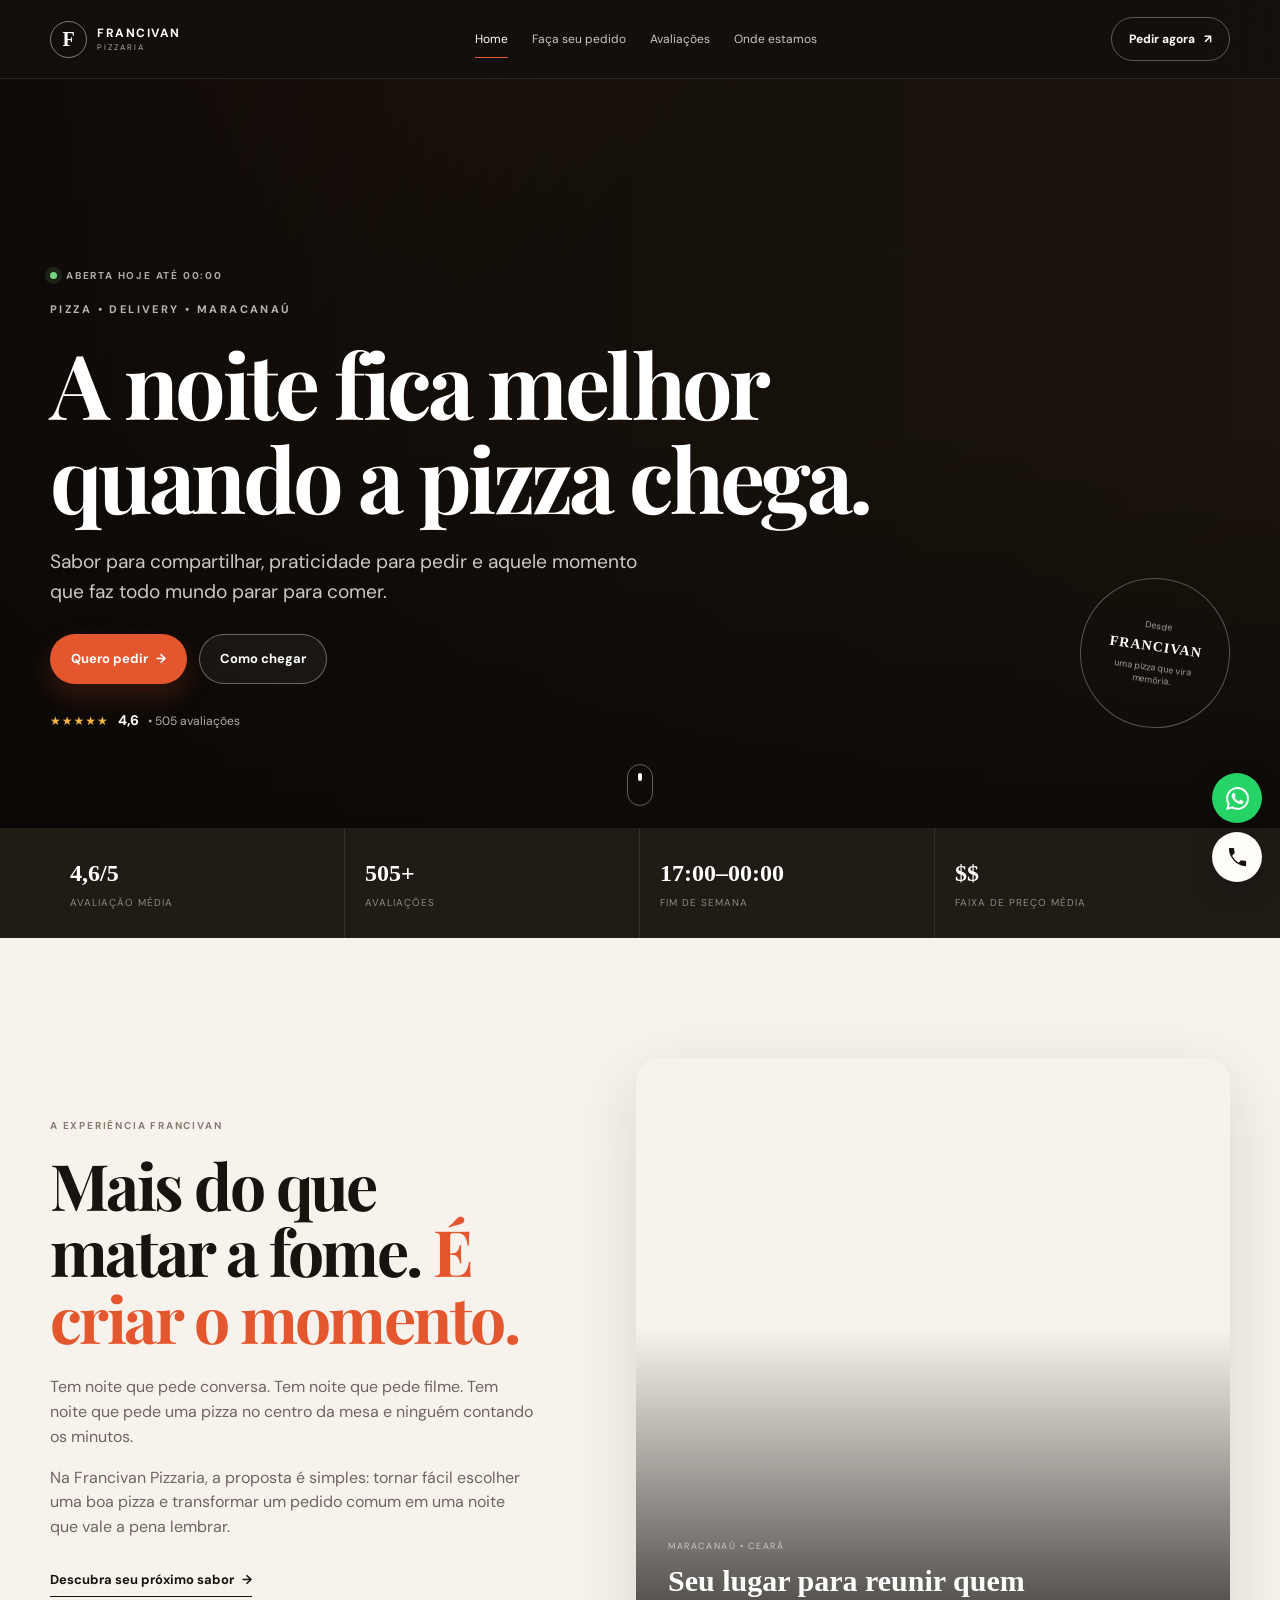
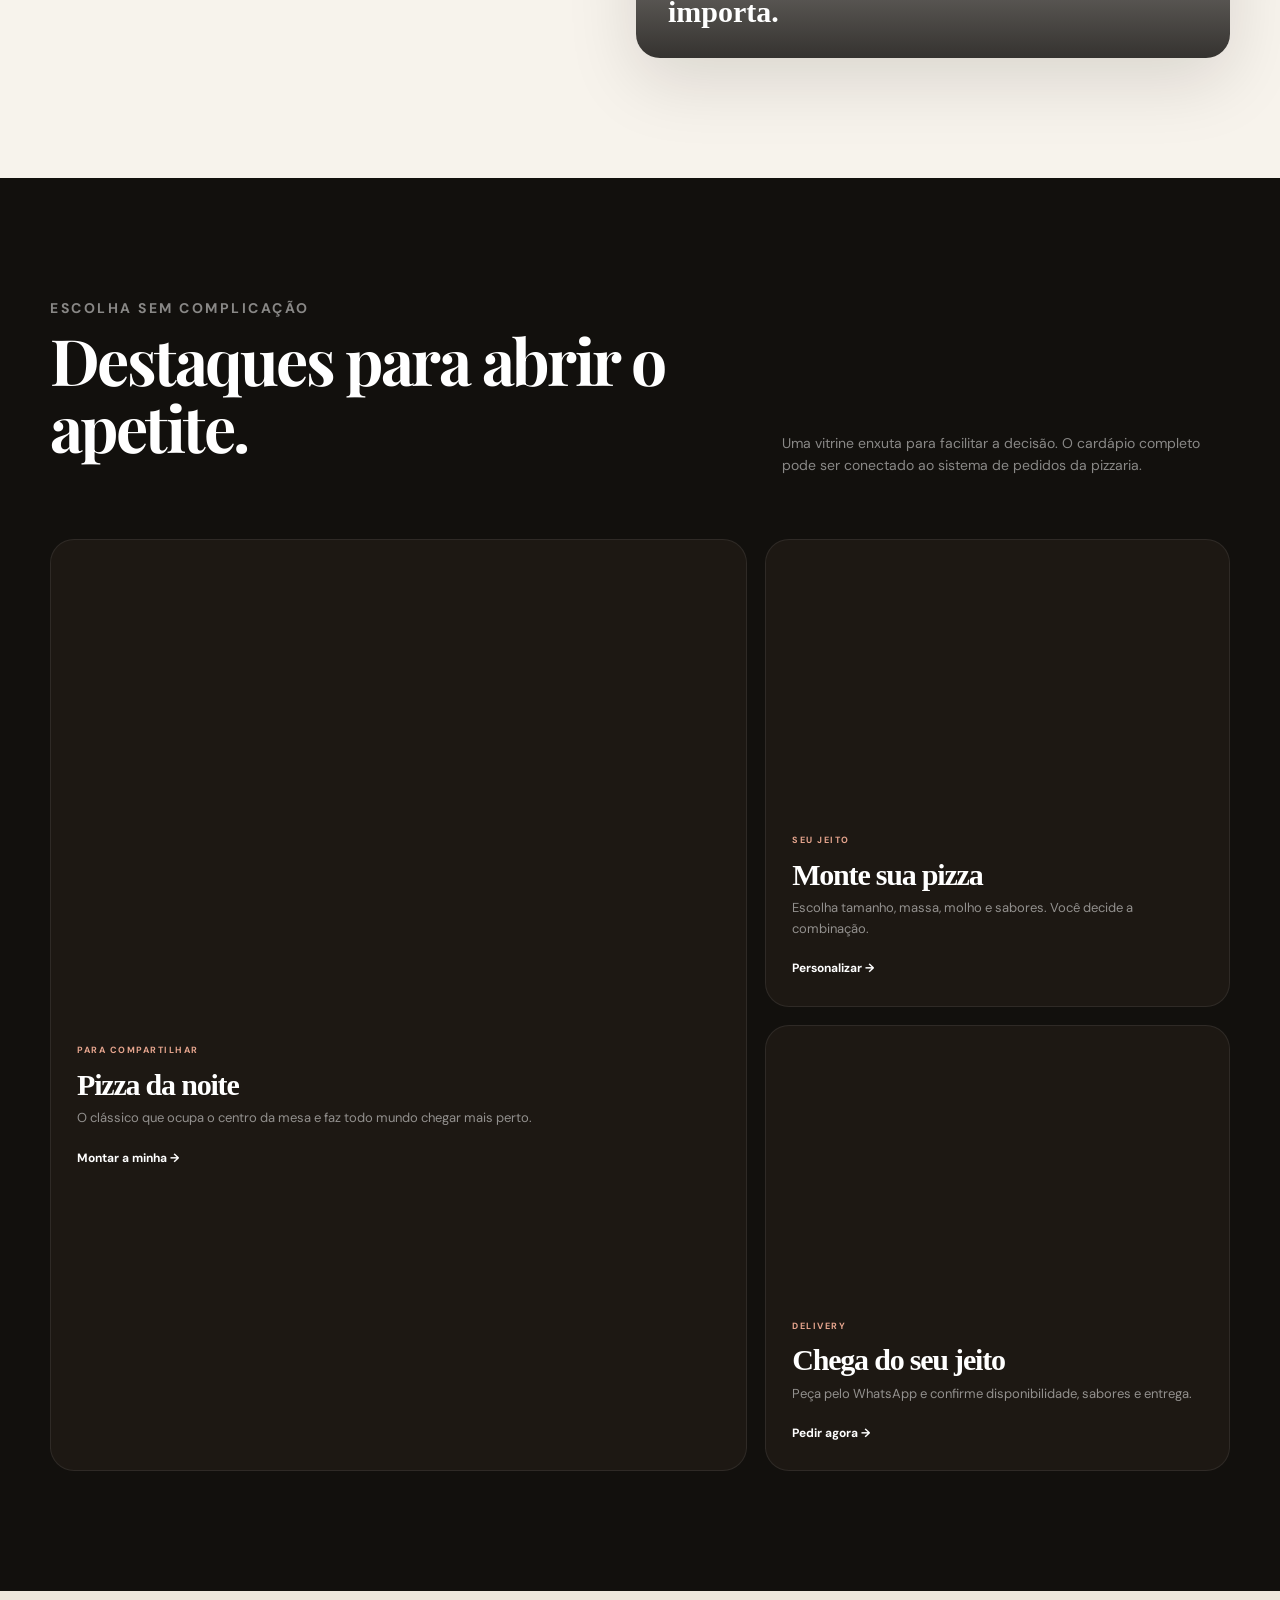
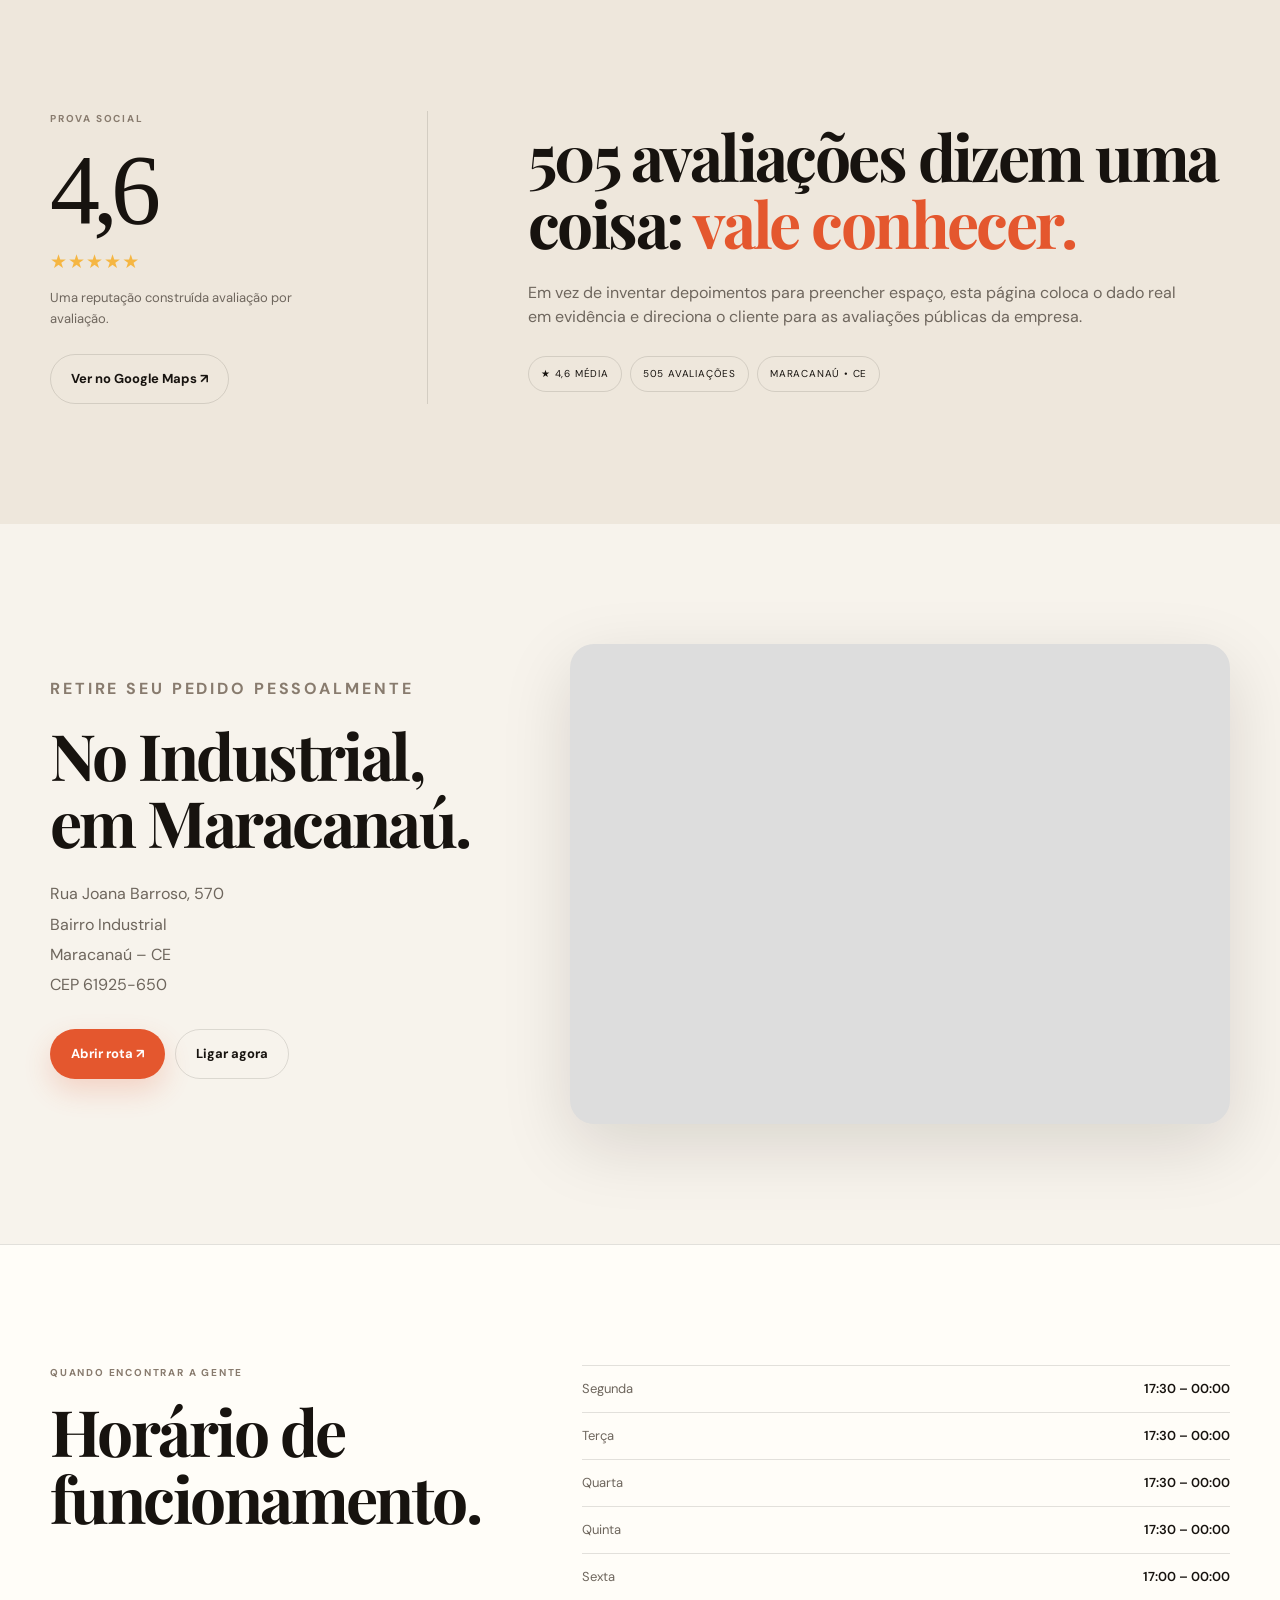
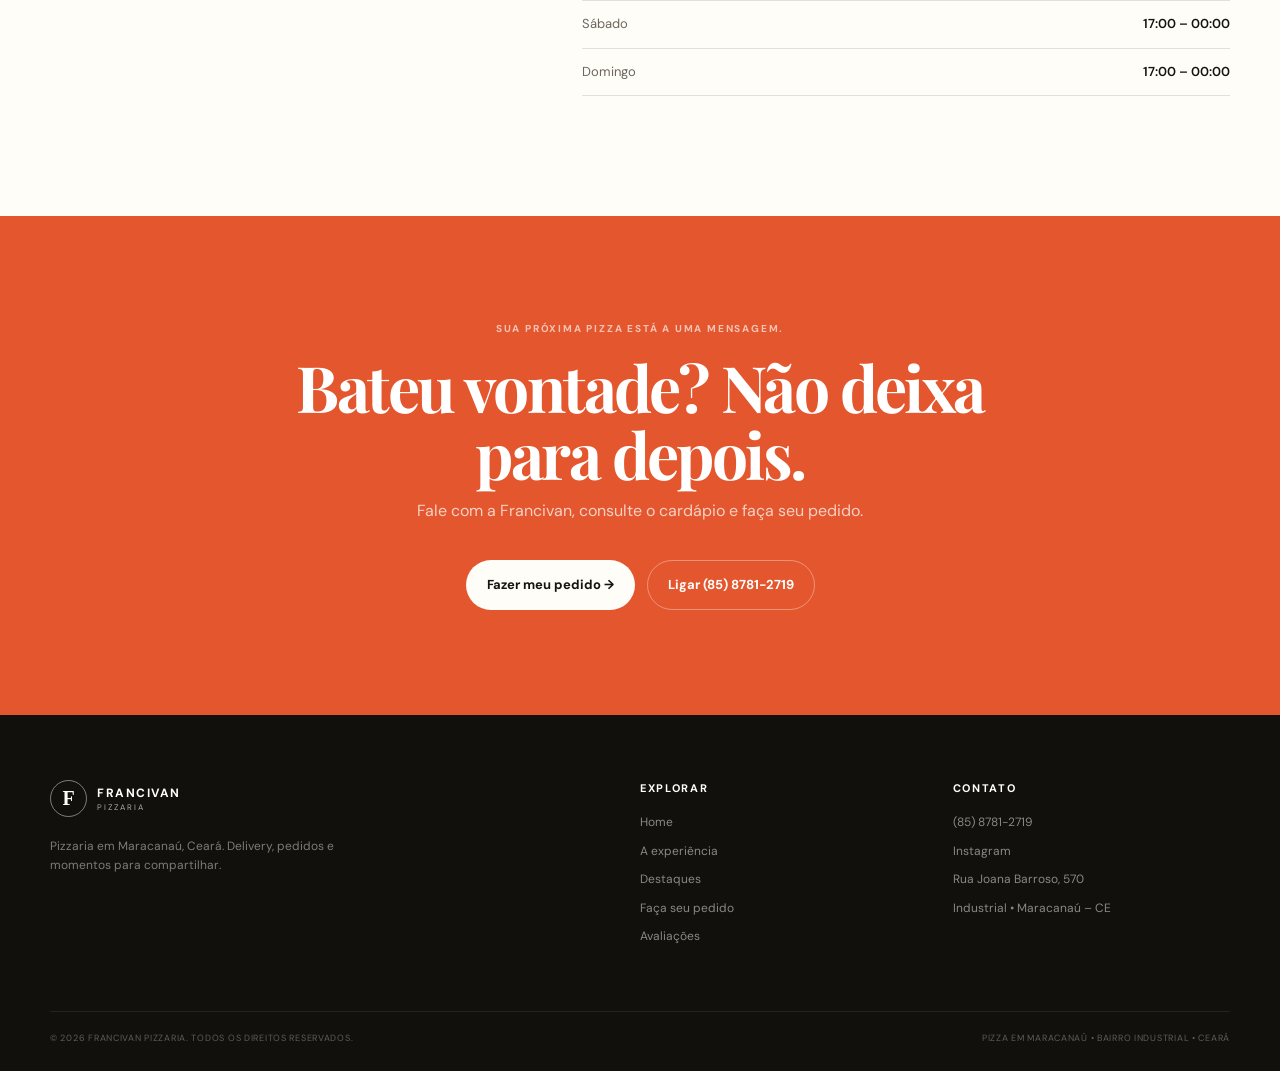
<file: index.html>
<!doctype html>
<html lang="pt-BR">
<head>
  <meta charset="utf-8">
  <meta name="viewport" content="width=device-width, initial-scale=1">
  <meta name="theme-color" content="#12100d">
  <meta name="description" content="Francivan Pizzaria em Maracanaú-CE. Pizzas para compartilhar, pedir delivery ou saborear no bairro Industrial.">
  <meta name="robots" content="index,follow">
  <link rel="canonical" href="https://www.francivanpizzaria.com.br/">
  <title>Francivan Pizzaria | Pizza em Maracanaú-CE</title>

  <meta property="og:type" content="website">
  <meta property="og:title" content="Francivan Pizzaria | Maracanaú-CE">
  <meta property="og:description" content="Sua noite merece uma pizza feita para compartilhar. Peça, ligue ou venha até a Francivan Pizzaria.">
  <meta property="og:locale" content="pt_BR">

  <link rel="preconnect" href="https://images.unsplash.com" crossorigin>
  <link rel="preconnect" href="https://fonts.googleapis.com">
  <link rel="preconnect" href="https://fonts.gstatic.com" crossorigin>
  <link href="https://fonts.googleapis.com/css2?family=DM+Sans:wght@400;500;600;700&family=Playfair+Display:wght@600;700;800&display=swap" rel="stylesheet">

  <link rel="stylesheet" href="css/styles.css">

  <script type="application/ld+json">
  {
    "@context": "https://schema.org",
    "@type": "Restaurant",
    "name": "Francivan Pizzaria",
    "description": "Pizzaria em Maracanaú-CE, no bairro Industrial.",
    "telephone": "+55 85 9404-2423",
    "priceRange": "$$",
    "servesCuisine": ["Pizza", "Italiana"],
    "address": {
      "@type": "PostalAddress",
      "streetAddress": "Rua Joana Barroso, 570",
      "addressLocality": "Maracanaú",
      "addressRegion": "CE",
      "postalCode": "61925-650",
      "addressCountry": "BR"
    },
    "aggregateRating": {
      "@type": "AggregateRating",
      "ratingValue": "4.6",
      "reviewCount": "505"
    },
    "openingHoursSpecification": [
      {"@type":"OpeningHoursSpecification","dayOfWeek":"Monday","opens":"17:30","closes":"00:00"},
      {"@type":"OpeningHoursSpecification","dayOfWeek":"Tuesday","opens":"17:30","closes":"00:00"},
      {"@type":"OpeningHoursSpecification","dayOfWeek":"Wednesday","opens":"17:30","closes":"00:00"},
      {"@type":"OpeningHoursSpecification","dayOfWeek":"Thursday","opens":"17:30","closes":"00:00"},
      {"@type":"OpeningHoursSpecification","dayOfWeek":"Friday","opens":"17:00","closes":"00:00"},
      {"@type":"OpeningHoursSpecification","dayOfWeek":"Saturday","opens":"17:00","closes":"00:00"},
      {"@type":"OpeningHoursSpecification","dayOfWeek":"Sunday","opens":"17:00","closes":"00:00"}
    ],
    "sameAs": ["https://www.instagram.com/pizzariafrancivan/"]
  }
  </script>
</head>

<body>
  <a class="skip-link" href="#conteudo">Pular para o conteúdo</a>

  <header class="site-header" id="topo">
    <div class="container header-inner">
      <a class="brand" href="#topo" aria-label="Francivan Pizzaria - início">
        <span class="brand-mark" aria-hidden="true">F</span>
        <span>
          <strong>FRANCIVAN</strong>
          <small>PIZZARIA</small>
        </span>
      </a>

      <nav class="desktop-nav" aria-label="Navegação principal">
        <a href="index.html" class="active">Home</a>
        <a href="pedido.html">Faça seu pedido</a>
        <a href="#avaliacoes">Avaliações</a>
        <a href="#localizacao">Onde estamos</a>
      </nav>

      <a class="header-cta" href="https://wa.me/558587812719?text=Olá%20Francivan!%20Quero%20fazer%20um%20pedido." target="_blank" rel="noopener">Pedir agora <span>↗</span></a>
      <button class="menu-toggle" type="button" aria-label="Abrir menu" aria-expanded="false" aria-controls="mobile-nav">
        <span></span><span></span>
      </button>
    </div>

    <nav class="mobile-nav" id="mobile-nav" aria-label="Navegação mobile">
      <a href="index.html">Home</a>
      <a href="pedido.html">Faça seu pedido</a>
      <a href="#avaliacoes">Avaliações</a>
      <a href="#localizacao">Onde estamos</a>
      <a class="mobile-nav-cta" href="pedido.html">Abrir cardápio →</a>
    </nav>
  </header>

  <main id="conteudo">
    <section class="hero" aria-labelledby="hero-title">
      <div class="hero-image" role="img" aria-label="Pizza artesanal recém-saída do forno"></div>
      <div class="hero-overlay"></div>
      <div class="container hero-content">
        <div class="hero-copy reveal">
          <div class="eyebrow"><span class="status-dot"></span> Aberta hoje até 00:00</div>
          <p class="hero-kicker">PIZZA • DELIVERY • MARACANAÚ</p>
          <h1 id="hero-title">A noite fica melhor quando a pizza chega.</h1>
          <p class="hero-text">Sabor para compartilhar, praticidade para pedir e aquele momento que faz todo mundo parar para comer.</p>
          <div class="hero-actions">
            <a class="btn btn-primary" href="pedido.html">Quero pedir <span>→</span></a>
            <a class="btn btn-ghost" href="#localizacao">Como chegar</a>
          </div>
          <div class="rating-line" aria-label="Avaliação 4,6 de 5 baseada em 505 avaliações">
            <span class="stars" aria-hidden="true">★★★★★</span>
            <strong>4,6</strong>
            <span>• 505 avaliações</span>
          </div>
        </div>

        <div class="hero-badge" aria-hidden="true">
          <span>Desde</span>
          <strong>FRANCIVAN</strong>
          <span>uma pizza que vira memória.</span>
        </div>
      </div>
      <a class="scroll-cue" href="#experiencia" aria-label="Rolar para a próxima seção"><span></span></a>
    </section>

    <section class="trust-strip" aria-label="Destaques">
      <div class="container trust-grid">
        <div><strong>4,6/5</strong><span>avaliação média</span></div>
        <div><strong>505+</strong><span>avaliações</span></div>
        <div><strong>17:00–00:00</strong><span>fim de semana</span></div>
        <div><strong>$$</strong><span>faixa de preço média</span></div>
      </div>
    </section>

    <section class="section story" id="experiencia" aria-labelledby="story-title">
      <div class="container story-grid">
        <div class="section-intro reveal">
          <p class="eyebrow dark">A experiência Francivan</p>
          <h2 id="story-title">Mais do que matar a fome. <em>É criar o momento.</em></h2>
          <p>Tem noite que pede conversa. Tem noite que pede filme. Tem noite que pede uma pizza no centro da mesa e ninguém contando os minutos.</p>
          <p>Na Francivan Pizzaria, a proposta é simples: tornar fácil escolher uma boa pizza e transformar um pedido comum em uma noite que vale a pena lembrar.</p>
          <a class="text-link" href="#monte">Descubra seu próximo sabor <span>→</span></a>
        </div>

        <div class="story-card reveal">
          <div class="story-card-image" role="img" aria-label="Pizza servida para compartilhar"></div>
          <div class="story-card-caption">
            <span>MARACANAÚ • CEARÁ</span>
            <strong>Seu lugar para reunir quem importa.</strong>
          </div>
        </div>
      </div>
    </section>

    <section class="section dark-section" id="destaques" aria-labelledby="destaques-title">
      <div class="container">
        <div class="section-heading split reveal">
          <div>
            <p class="eyebrow">Escolha sem complicação</p>
            <h2 id="destaques-title">Destaques para abrir o apetite.</h2>
          </div>
          <p>Uma vitrine enxuta para facilitar a decisão. O cardápio completo pode ser conectado ao sistema de pedidos da pizzaria.</p>
        </div>

        <div class="feature-grid">
          <article class="food-card food-card-large reveal">
            <div class="food-image food-image-1" role="img" aria-label="Pizza com queijo derretido"></div>
            <div class="food-info">
              <span class="food-tag">PARA COMPARTILHAR</span>
              <h3>Pizza da noite</h3>
              <p>O clássico que ocupa o centro da mesa e faz todo mundo chegar mais perto.</p>
              <a href="#monte">Montar a minha →</a>
            </div>
          </article>

          <article class="food-card reveal">
            <div class="food-image food-image-2" role="img" aria-label="Pizza artesanal com ingredientes variados"></div>
            <div class="food-info">
              <span class="food-tag">SEU JEITO</span>
              <h3>Monte sua pizza</h3>
              <p>Escolha tamanho, massa, molho e sabores. Você decide a combinação.</p>
              <a href="#monte">Personalizar →</a>
            </div>
          </article>

          <article class="food-card reveal">
            <div class="food-image food-image-3" role="img" aria-label="Pizza pronta para delivery"></div>
            <div class="food-info">
              <span class="food-tag">DELIVERY</span>
              <h3>Chega do seu jeito</h3>
              <p>Peça pelo WhatsApp e confirme disponibilidade, sabores e entrega.</p>
              <a href="https://wa.me/558594042423?text=Olá%20Francivan!%20Quero%20consultar%20o%20cardápio%20e%20fazer%20um%20pedido." target="_blank" rel="noopener">Pedir agora →</a>
            </div>
          </article>
        </div>
      </div>
    </section>

    <section class="section reviews" id="avaliacoes" aria-labelledby="reviews-title">
      <div class="container reviews-grid">
        <div class="review-score reveal">
          <p class="eyebrow dark">Prova social</p>
          <div class="score">4,6</div>
          <div class="stars big" aria-hidden="true">★★★★★</div>
          <p>Uma reputação construída avaliação por avaliação.</p>
          <a class="btn btn-outline" href="https://www.google.com/maps/search/?api=1&query=Francivan%20Pizzaria%20Maracana%C3%BA%20CE" target="_blank" rel="noopener">Ver no Google Maps ↗</a>
        </div>

        <div class="review-copy reveal">
          <h2 id="reviews-title">505 avaliações dizem uma coisa: <em>vale conhecer.</em></h2>
          <p>Em vez de inventar depoimentos para preencher espaço, esta página coloca o dado real em evidência e direciona o cliente para as avaliações públicas da empresa.</p>
          <div class="review-pills">
            <span>★ 4,6 média</span>
            <span>505 avaliações</span>
            <span>Maracanaú • CE</span>
          </div>
        </div>
      </div>
    </section>

    <section class="section location-section" id="localizacao" aria-labelledby="location-title">
      <div class="container location-grid">
        <div class="location-copy reveal">
          <p class="eyebrow dark">Retire seu pedido pessoalmente</p>
          <h2 id="location-title">No Industrial, em Maracanaú.</h2>
          <p>Rua Joana Barroso, 570<br>Bairro Industrial<br>Maracanaú – CE<br>CEP 61925-650</p>
          <div class="location-actions">
            <a class="btn btn-primary" href="https://www.google.com/maps/search/?api=1&query=Rua%20Joana%20Barroso%2C%20570%2C%20Industrial%2C%20Maracana%C3%BA%20-%20CE" target="_blank" rel="noopener">Abrir rota ↗</a>
            <a class="btn btn-outline" href="tel:+558587812719">Ligar agora</a>
          </div>
        </div>

        <div class="map-card reveal">
          <iframe
            title="Mapa da Francivan Pizzaria em Maracanaú"
            src="https://www.google.com/maps?q=Rua%20Joana%20Barroso%2C%20570%2C%20Industrial%2C%20Maracana%C3%BA%20-%20CE&output=embed"
            loading="lazy"
            referrerpolicy="no-referrer-when-downgrade">
          </iframe>
        </div>
      </div>
    </section>

    <section class="section hours-section" aria-labelledby="hours-title">
      <div class="container hours-grid">
        <div>
          <p class="eyebrow dark">Quando encontrar a gente</p>
          <h2 id="hours-title">Horário de funcionamento.</h2>
        </div>
        <div class="hours-list">
          <div><span>Segunda</span><strong>17:30 – 00:00</strong></div>
          <div><span>Terça</span><strong>17:30 – 00:00</strong></div>
          <div><span>Quarta</span><strong>17:30 – 00:00</strong></div>
          <div><span>Quinta</span><strong>17:30 – 00:00</strong></div>
          <div><span>Sexta</span><strong>17:00 – 00:00</strong></div>
          <div><span>Sábado</span><strong>17:00 – 00:00</strong></div>
          <div><span>Domingo</span><strong>17:00 – 00:00</strong></div>
        </div>
      </div>
    </section>

    <section class="final-cta" aria-labelledby="final-title">
      <div class="container final-cta-inner">
        <p class="eyebrow">Sua próxima pizza está a uma mensagem.</p>
        <h2 id="final-title">Bateu vontade? Não deixa para depois.</h2>
        <p>Fale com a Francivan, consulte o cardápio e faça seu pedido.</p>
        <div class="hero-actions">
          <a class="btn btn-light" href="pedido.html">Fazer meu pedido →</a>
          <a class="btn btn-ghost-light" href="tel:+558594042423">Ligar (85) 8781-2719</a>
        </div>
      </div>
    </section>
  </main>

  <footer class="site-footer">
    <div class="container footer-main">
      <div class="footer-brand">
        <a class="brand" href="#topo" aria-label="Francivan Pizzaria - início">
          <span class="brand-mark" aria-hidden="true">F</span>
          <span><strong>FRANCIVAN</strong><small>PIZZARIA</small></span>
        </a>
        <p>Pizzaria em Maracanaú, Ceará. Delivery, pedidos e momentos para compartilhar.</p>
      </div>

      <div class="footer-col">
        <strong>Explorar</strong>
        <a href="index.html">Home</a>
        <a href="#experiencia">A experiência</a>
        <a href="#destaques">Destaques</a>
        <a href="pedido.html">Faça seu pedido</a>
        <a href="#avaliacoes">Avaliações</a>
      </div>

      <div class="footer-col">
        <strong>Contato</strong>
        <a href="tel:+558587812719">(85) 8781-2719</a>
        <a href="https://www.instagram.com/pizzariafrancivan/" target="_blank" rel="noopener">Instagram</a>
        <a href="#localizacao">Rua Joana Barroso, 570</a>
        <span>Industrial • Maracanaú – CE</span>
      </div>
    </div>

    <div class="container footer-bottom">
      <span>© <span id="year"></span> Francivan Pizzaria. Todos os direitos reservados.</span>
      <span>Pizza em Maracanaú • Bairro Industrial • Ceará</span>
    </div>
  </footer>

  <div class="floating-actions" aria-label="Ações rápidas">
    <a class="floating whatsapp" href="https://wa.me/558587812719?text=Olá%20Francivan!%20Quero%20fazer%20um%20pedido." target="_blank" rel="noopener" aria-label="Pedir pelo WhatsApp">
      <svg viewBox="0 0 24 24" aria-hidden="true"><path d="M20.5 3.5A11.9 11.9 0 0 0 12.03 0C5.46 0 .11 5.35.11 11.92c0 2.1.55 4.15 1.6 5.96L.02 24l6.26-1.64a11.9 11.9 0 0 0 5.75 1.47h.01c6.57 0 11.92-5.35 11.92-11.92 0-3.19-1.24-6.18-3.46-8.41Zm-8.47 18.28h-.01a9.88 9.88 0 0 1-5.04-1.38l-.36-.21-3.72.98.99-3.63-.23-.37a9.89 9.89 0 0 1-1.52-5.25C2.14 6.45 6.58 2.01 12.03 2.01a9.84 9.84 0 0 1 7.01 2.91 9.84 9.84 0 0 1 2.9 7.01c0 5.45-4.44 9.89-9.91 9.89Zm5.42-7.4c-.3-.15-1.78-.88-2.06-.98-.28-.1-.48-.15-.68.15-.2.3-.78.98-.96 1.18-.18.2-.35.23-.65.08-.3-.15-1.25-.46-2.38-1.47-.88-.78-1.47-1.75-1.64-2.05-.17-.3-.02-.46.13-.61.13-.13.3-.35.45-.53.15-.18.2-.3.3-.5.1-.2.05-.38-.03-.53-.08-.15-.68-1.64-.93-2.25-.25-.59-.5-.51-.68-.52h-.58c-.2 0-.53.08-.81.38-.28.3-1.06 1.04-1.06 2.53s1.09 2.94 1.24 3.14c.15.2 2.14 3.27 5.19 4.59.73.32 1.3.51 1.75.65.74.23 1.41.2 1.94.12.59-.09 1.78-.73 2.03-1.43.25-.7.25-1.3.18-1.43-.08-.13-.28-.2-.58-.35Z"/></svg>
    </a>
    <a class="floating phone" href="tel:+558587812719" aria-label="Ligar para a Francivan">
      <svg viewBox="0 0 24 24" aria-hidden="true"><path d="M6.62 10.79a15.05 15.05 0 0 0 6.59 6.59l2.2-2.2a1 1 0 0 1 1.02-.24c1.12.37 2.33.56 3.57.56a1 1 0 0 1 1 1v3.5a1 1 0 0 1-1 1C11.72 21 3 12.28 3 2.99a1 1 0 0 1 1-1H7.5a1 1 0 0 1 1 1c0 1.25.19 2.45.56 3.57a1 1 0 0 1-.25 1.02l-2.19 2.21Z"/></svg>
    </a>
  </div>

  <script src="js/main.js" defer></script>
</body>
</html>
</file>
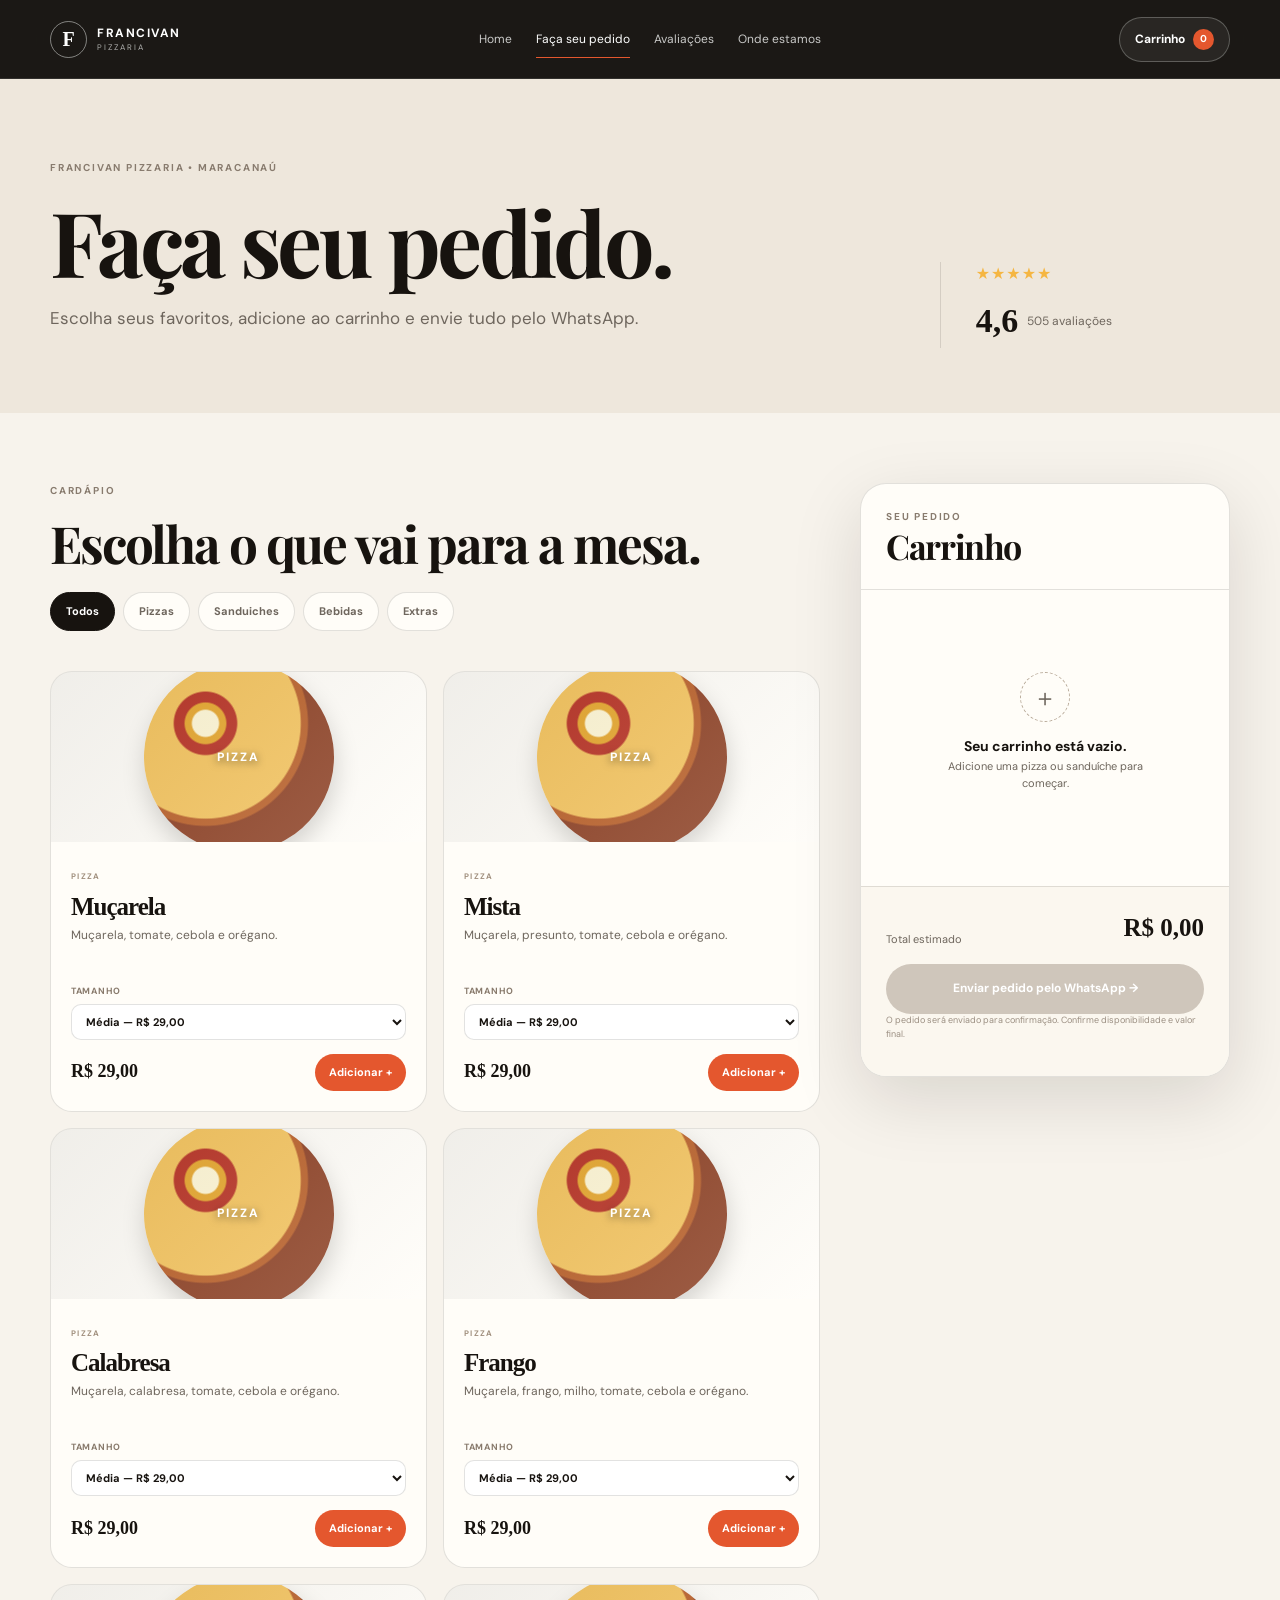
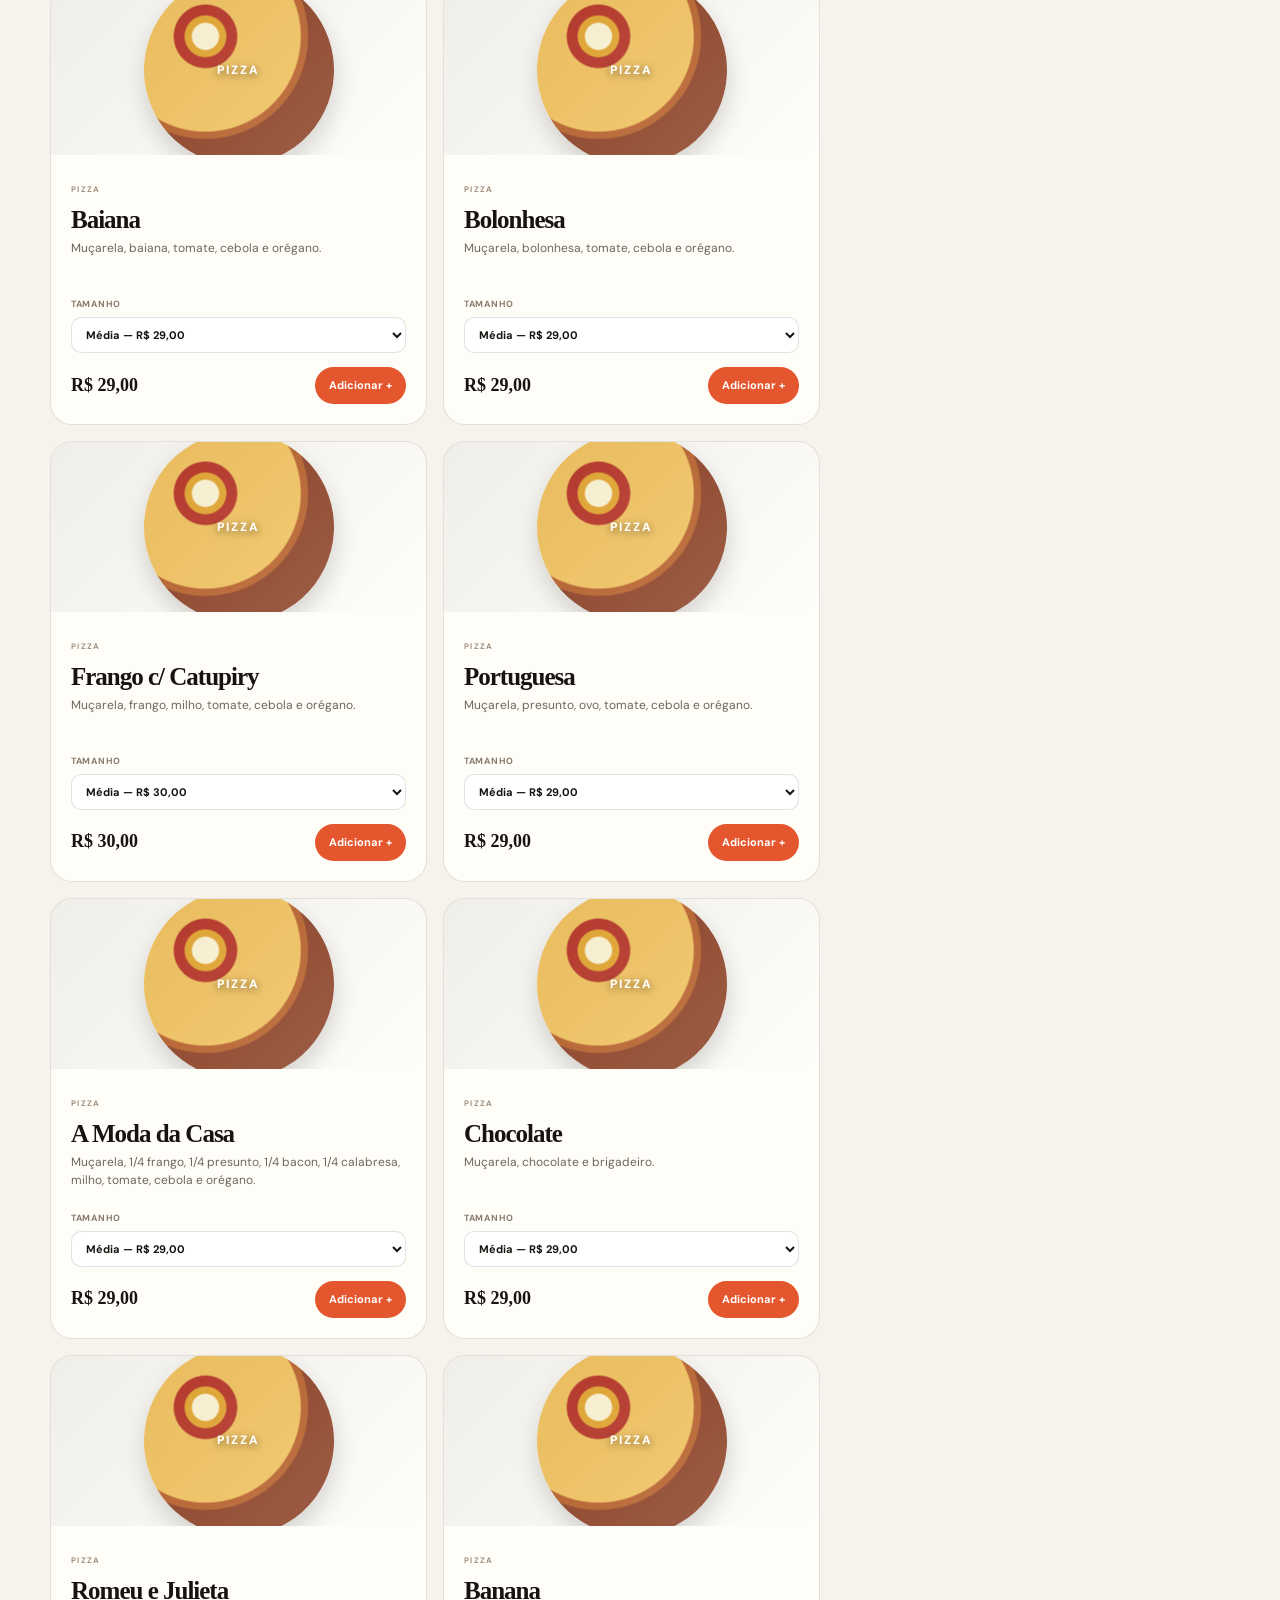
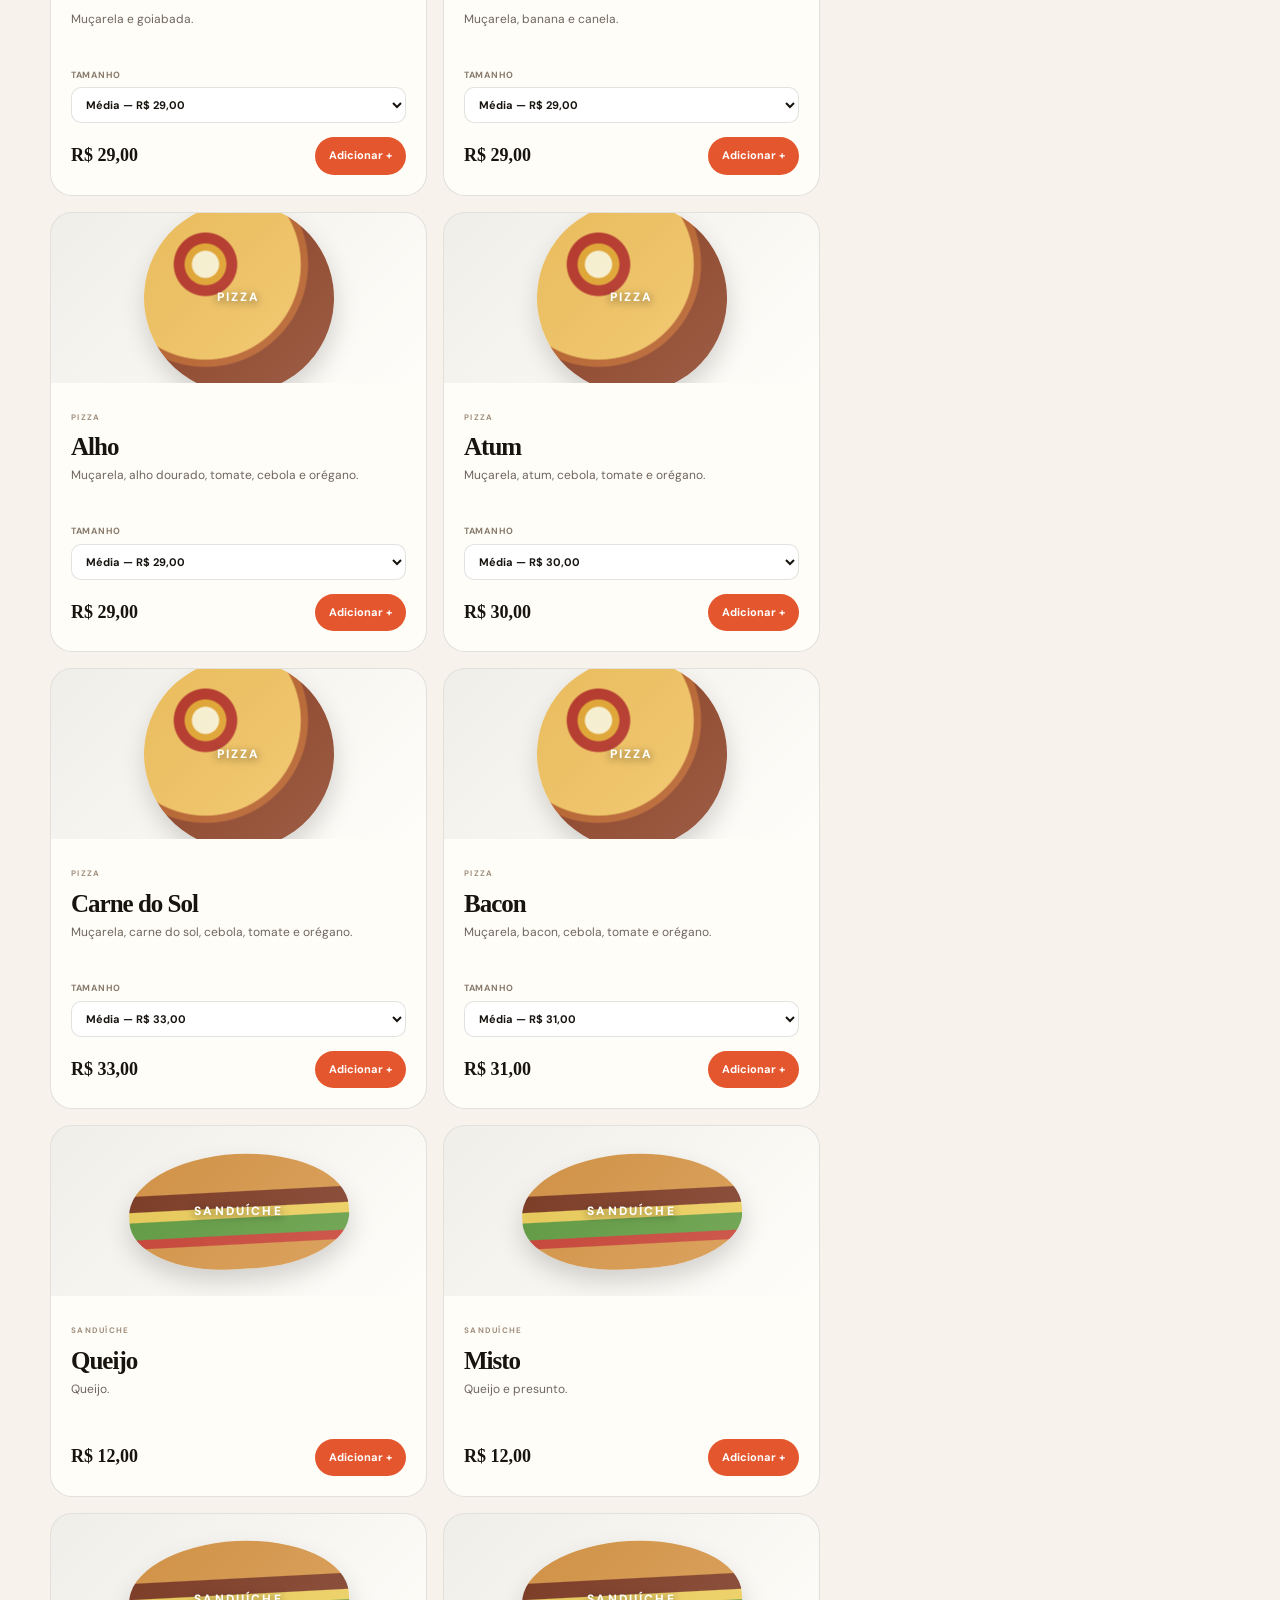
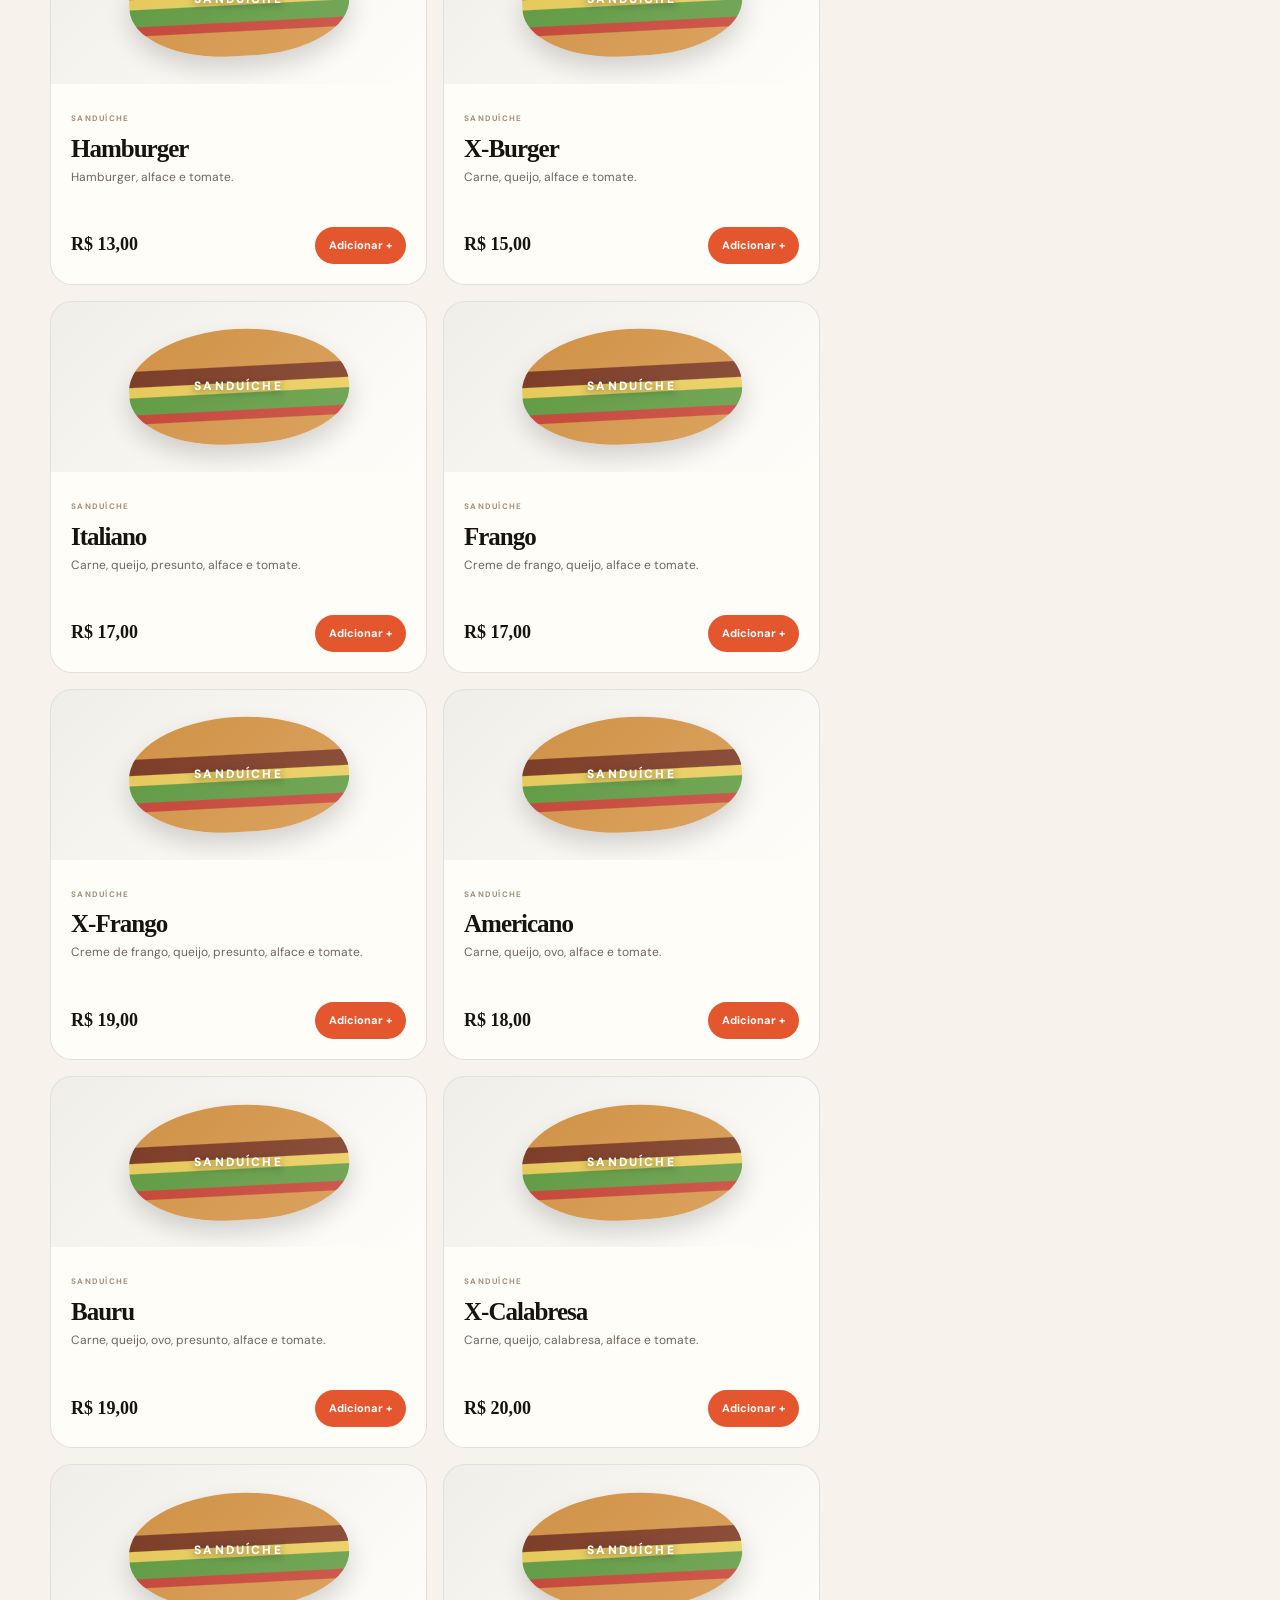
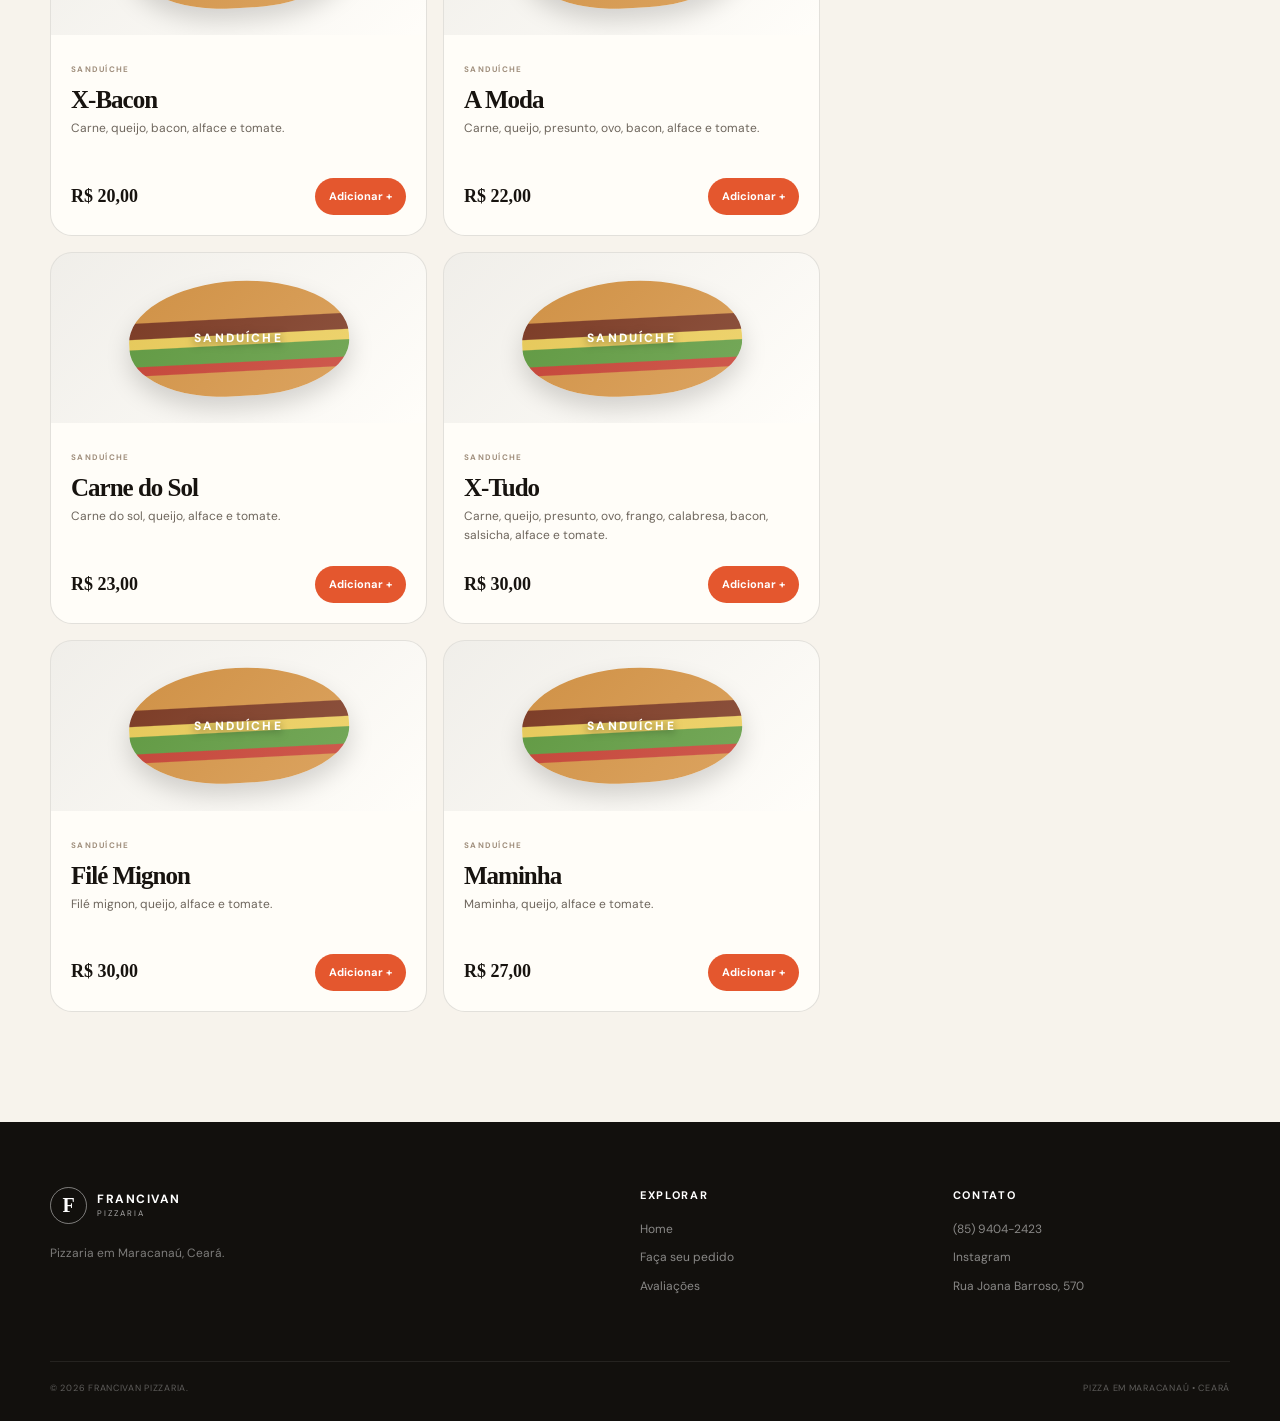
<file: pedido.html>
<!doctype html>
<html lang="pt-BR">
  <head>
    <meta charset="utf-8" />
    <meta name="viewport" content="width=device-width,initial-scale=1" />
    <meta
      name="description"
      content="Faça seu pedido na Francivan Pizzaria em Maracanaú-CE."
    />
    <title>Faça seu pedido | Francivan Pizzaria</title>
    <link rel="preconnect" href="https://fonts.googleapis.com" />
    <link rel="preconnect" href="https://fonts.gstatic.com" crossorigin />
    <link
      href="https://fonts.googleapis.com/css2?family=DM+Sans:wght@400;500;600;700&family=Playfair+Display:wght@600;700;800&display=swap"
      rel="stylesheet"
    />
    <link rel="stylesheet" href="css/styles.css" />
    <link rel="stylesheet" href="css/pedido.css" />
  </head>
  <body class="order-page">
    <a class="skip-link" href="#pedido">Pular para o conteúdo</a>
    <header class="site-header order-header">
      <div class="container header-inner">
        <a class="brand" href="index.html"
          ><span class="brand-mark">F</span
          ><span><strong>FRANCIVAN</strong><small>PIZZARIA</small></span></a
        >
        <nav class="desktop-nav" aria-label="Navegação principal">
          <a href="index.html">Home</a
          ><a href="pedido.html" class="active">Faça seu pedido</a
          ><a href="index.html#avaliacoes">Avaliações</a
          ><a href="index.html#localizacao">Onde estamos</a>
        </nav>
        <button class="cart-button" id="open-cart" type="button">
          Carrinho <span id="cart-count">0</span></button
        ><button
          class="menu-toggle"
          type="button"
          aria-label="Abrir menu"
          aria-expanded="false"
        >
          <span></span><span></span>
        </button>
      </div>
      <nav class="mobile-nav" id="mobile-nav">
        <a href="index.html">Home</a><a href="pedido.html">Faça seu pedido</a
        ><a href="index.html#avaliacoes">Avaliações</a
        ><a href="index.html#localizacao">Onde estamos</a
        ><button class="mobile-cart-link" id="open-cart-mobile" type="button">
          Carrinho <span id="cart-count-mobile">0</span>
        </button>
      </nav>
    </header>
    <main id="pedido">
      <section class="order-hero">
        <div class="container">
          <p class="eyebrow dark">FRANCIVAN PIZZARIA • MARACANAÚ</p>
          <div class="order-hero-grid">
            <div>
              <h1>Faça seu pedido.</h1>
              <p>
                Escolha seus favoritos, adicione ao carrinho e envie tudo pelo
                WhatsApp.
              </p>
            </div>
            <div class="order-rating">
              <span class="stars">★★★★★</span><strong>4,6</strong
              ><span>505 avaliações</span>
            </div>
          </div>
        </div>
      </section>
      <section class="menu-area">
        <div class="container order-layout">
          <div class="menu-content">
            <div class="menu-toolbar">
              <p class="eyebrow dark">Cardápio</p>
              <h2>Escolha o que vai para a mesa.</h2>
              <div class="category-tabs">
                <button class="category-tab active" data-category="todos">
                Todos</button>
                <button class="category-tab" data-category="pizzas">
                Pizzas</button>
                <button class="category-tab" data-category="sanduiches">
                Sanduiches</button>
                <button class="category-tab" data-category="bebidas">
                Bebidas</button>
                <button class="category-tab" data-category="extras">
                Extras
                </button>
              </div>
            </div>
            <div class="product-grid" id="product-grid"></div>
          </div>
          <aside class="cart-panel" id="cart-panel">
            <div class="cart-panel-head">
              <div>
                <span class="eyebrow dark">Seu pedido</span>
                <h2>Carrinho</h2>
              </div>
              <button class="cart-close" id="close-cart">×</button>
            </div>
            <div class="cart-items" id="cart-items"></div>
            <div class="cart-footer">
              <div class="cart-total">
                <span>Total estimado</span
                ><strong id="cart-total">R$ 0,00</strong>
              </div>
              <button class="checkout-btn" id="checkout" disabled>
                Enviar pedido pelo WhatsApp →
              </button>
              <p>
                O pedido será enviado para confirmação. Confirme disponibilidade
                e valor final.
              </p>
            </div>
          </aside>
        </div>
      </section>
    </main>
    <footer class="site-footer">
      <div class="container footer-main">
        <div class="footer-brand">
          <a class="brand" href="index.html"
            ><span class="brand-mark">F</span
            ><span><strong>FRANCIVAN</strong><small>PIZZARIA</small></span></a
          >
          <p>Pizzaria em Maracanaú, Ceará.</p>
        </div>
        <div class="footer-col">
          <strong>Explorar</strong><a href="index.html">Home</a
          ><a href="pedido.html">Faça seu pedido</a
          ><a href="index.html#avaliacoes">Avaliações</a>
        </div>
        <div class="footer-col">
          <strong>Contato</strong><a href="tel:+558594042423">(85) 9404-2423</a
          ><a
            href="https://www.instagram.com/pizzariafrancivan/"
            target="_blank"
            rel="noopener"
            >Instagram</a
          ><a href="index.html#localizacao">Rua Joana Barroso, 570</a>
        </div>
      </div>
      <div class="container footer-bottom">
        <span>© <span id="year"></span> Francivan Pizzaria.</span
        ><span>Pizza em Maracanaú • Ceará</span>
      </div>
    </footer>
    <script src="js/order.js" defer></script>
  </body>
</html>
</file>
<file: css/styles.css>
:root {
  --ink: #17130f;
  --muted: #6e665d;
  --paper: #f7f3ec;
  --paper-2: #eee7dc;
  --dark: #12100d;
  --dark-2: #1d1813;
  --accent: #e4572e;
  --accent-dark: #bd3c1d;
  --line: rgba(23,19,15,.12);
  --white: #fffdf8;
  --shadow: 0 22px 70px rgba(22,16,10,.13);
  --radius: 24px;
  --container: 1180px;
}
* { box-sizing: border-box; }
html { scroll-behavior: smooth; }
body {
  margin: 0;
  background: var(--paper);
  color: var(--ink);
  font-family: "DM Sans", system-ui, sans-serif;
  line-height: 1.55;
  -webkit-font-smoothing: antialiased;
  text-rendering: optimizeLegibility;
}
body.menu-open { overflow: hidden; }
img, iframe { max-width: 100%; }
a { color: inherit; text-decoration: none; }
button, input { font: inherit; }
button { cursor: pointer; }
h1,h2,h3,p { margin-top: 0; }
h1,h2,h3 { line-height: 1.04; letter-spacing: -.04em; }
h1,h2 { font-family: "Playfair Display", Georgia, serif; }
h1 { font-size: clamp(3.3rem, 7vw, 6.8rem); max-width: 880px; margin-bottom: 24px; }
h2 { font-size: clamp(2.5rem, 5vw, 4.5rem); margin-bottom: 24px; }
h2 em, h1 em { color: var(--accent); font-style: normal; }
.container { width: min(var(--container), calc(100% - 40px)); margin-inline: auto; }
.skip-link { position: fixed; left: 16px; top: -100px; z-index: 9999; padding: 10px 16px; background: var(--white); border-radius: 8px; }
.skip-link:focus { top: 16px; }

.site-header {
  position: fixed; z-index: 1000; inset: 0 0 auto;
  background: rgba(18,16,13,.78);
  backdrop-filter: blur(18px);
  border-bottom: 1px solid rgba(255,255,255,.1);
  color: #fff;
}
.header-inner { height: 78px; display: flex; align-items: center; gap: 30px; }
.brand { display: inline-flex; align-items: center; gap: 10px; min-width: max-content; color: inherit; }
.brand-mark {
  display: grid; place-items: center; width: 37px; height: 37px;
  border: 1px solid rgba(255,255,255,.45); border-radius: 50%;
  font-family: Georgia, serif; font-weight: 700; font-size: 20px;
}
.brand strong, .brand small { display: block; line-height: 1; letter-spacing: .13em; }
.brand strong { font-size: 12px; }
.brand small { margin-top: 4px; font-size: 8px; opacity: .65; letter-spacing: .25em; }
.desktop-nav { display: flex; align-items: center; justify-content: center; gap: 24px; flex: 1; }
.desktop-nav a { font-size: 12px; color: rgba(255,255,255,.76); transition: color .2s; }
.desktop-nav a:hover, .desktop-nav a.active { color: #fff; }
.desktop-nav a.active { position:relative; }
.desktop-nav a.active::after { content:""; position:absolute; left:0; right:0; bottom:-10px; height:1px; background:var(--accent); }
.header-cta { padding: 12px 17px; border: 1px solid rgba(255,255,255,.3); border-radius: 999px; font-size: 12px; font-weight: 700; }
.header-cta span { margin-left: 6px; }
.menu-toggle { display: none; background: none; border: 0; padding: 8px; }
.menu-toggle span { display:block; width:24px; height:1px; margin:6px; background:#fff; }
.mobile-nav { display: none; }

.hero { min-height: 820px; height: min(92vh, 900px); position: relative; display: grid; align-items: end; color: #fff; overflow: hidden; background: #20170f; }
.hero-image, .hero-overlay { position: absolute; inset: 0; }
.hero-image {
  background:
    linear-gradient(135deg, rgba(228,87,46,.15), transparent 40%),
    url("https://images.unsplash.com/photo-1579751626657-72bc17010498?auto=format&fit=crop&w=2200&q=82") center/cover no-repeat;
  transform: scale(1.02);
}
.hero-overlay { background: linear-gradient(90deg, rgba(10,8,6,.9) 0%, rgba(10,8,6,.48) 52%, rgba(10,8,6,.22) 100%), linear-gradient(0deg, rgba(10,8,6,.75), transparent 48%); }
.hero-content { position: relative; z-index: 1; padding-bottom: 96px; }
.hero-copy { max-width: 900px; }
.hero-kicker { font-size: 11px; font-weight: 700; letter-spacing: .22em; margin-bottom: 18px; opacity: .7; }
.eyebrow { display:flex; align-items:center; gap:9px; margin-bottom: 18px; font-size: 10px; font-weight: 700; letter-spacing: .18em; text-transform: uppercase; color: rgba(255,255,255,.66); }
.eyebrow.dark { color: #887b6e; }
.status-dot { width: 7px; height: 7px; border-radius: 50%; background: #74d680; box-shadow: 0 0 0 5px rgba(116,214,128,.12); }
.hero-text { max-width: 610px; font-size: clamp(1rem, 1.5vw, 1.2rem); color: rgba(255,255,255,.78); margin-bottom: 28px; }
.hero-actions { display: flex; gap: 12px; flex-wrap: wrap; }
.btn { display: inline-flex; align-items: center; justify-content: center; gap: 8px; min-height: 50px; padding: 13px 20px; border-radius: 999px; border: 1px solid transparent; font-size: 13px; font-weight: 700; transition: transform .2s, background .2s, border-color .2s; }
.btn:hover { transform: translateY(-2px); }
.btn-primary { background: var(--accent); color: #fff; box-shadow: 0 12px 28px rgba(228,87,46,.2); }
.btn-primary:hover { background: var(--accent-dark); }
.btn-ghost { border-color: rgba(255,255,255,.35); color: #fff; background: rgba(255,255,255,.05); }
.btn-outline { border-color: var(--line); color: var(--ink); }
.btn-light { background: #fffdf8; color: var(--ink); }
.btn-ghost-light { border-color: rgba(255,255,255,.35); color: #fff; }
.rating-line { display: flex; align-items:center; gap: 9px; margin-top: 26px; color: rgba(255,255,255,.68); font-size: 12px; }
.stars { color: #f5b642; letter-spacing: 1px; }
.rating-line strong { color: #fff; font-size: 14px; }
.hero-badge { position: absolute; right: 0; bottom: 100px; width: 150px; height: 150px; border: 1px solid rgba(255,255,255,.28); border-radius: 50%; display:flex; flex-direction:column; align-items:center; justify-content:center; text-align:center; padding:20px; transform: rotate(8deg); }
.hero-badge span { font-size: 9px; line-height: 1.35; color: rgba(255,255,255,.6); }
.hero-badge strong { font-family: Georgia, serif; font-size: 14px; letter-spacing: .08em; margin: 4px 0; }
.scroll-cue { position:absolute; left:50%; bottom:22px; z-index:2; width:26px; height:42px; border:1px solid rgba(255,255,255,.35); border-radius:20px; transform:translateX(-50%); }
.scroll-cue span { display:block; width:4px; height:8px; margin:8px auto; border-radius:4px; background:#fff; animation: scroll 1.8s infinite; }
@keyframes scroll { 0%,100% { transform:translateY(0); opacity:.4; } 50% { transform:translateY(10px); opacity:1; } }

.trust-strip { background: #211b16; color: #fff; }
.trust-grid { display:grid; grid-template-columns: repeat(4,1fr); }
.trust-grid div { padding: 27px 20px; border-right:1px solid rgba(255,255,255,.09); }
.trust-grid div:last-child { border:0; }
.trust-grid strong, .trust-grid span { display:block; }
.trust-grid strong { font-family: Georgia, serif; font-size: 24px; }
.trust-grid span { margin-top: 3px; color: rgba(255,255,255,.48); font-size: 10px; text-transform:uppercase; letter-spacing:.1em; }

.section { padding: 120px 0; }
.story { background: var(--paper); }
.story-grid { display:grid; grid-template-columns: .9fr 1.1fr; gap: 100px; align-items:center; }
.section-intro { max-width: 580px; }
.section-intro p:not(.eyebrow), .location-copy p, .builder-head > p { color: var(--muted); font-size: 16px; }
.text-link { display:inline-flex; gap:8px; margin-top: 14px; font-weight:700; font-size:13px; border-bottom:1px solid var(--ink); padding-bottom:6px; }
.story-card { position:relative; min-height: 600px; border-radius: var(--radius); overflow:hidden; box-shadow: var(--shadow); }
.story-card-image {
  position:absolute; inset:0;
  background: url("https://images.unsplash.com/photo-1574071318508-1cdbab80d002?auto=format&fit=crop&w=1400&q=80") center/cover no-repeat;
}
.story-card:after { content:""; position:absolute; inset:0; background:linear-gradient(0deg, rgba(10,8,6,.82), transparent 55%); }
.story-card-caption { position:absolute; z-index:1; left:32px; right:32px; bottom:30px; color:#fff; }
.story-card-caption span { font-size:9px; letter-spacing:.18em; opacity:.6; }
.story-card-caption strong { display:block; max-width:360px; margin-top:8px; font-family:Georgia,serif; font-size:30px; line-height:1.05; }

.dark-section { background:var(--dark); color:#fff; }
.section-heading.split { display:grid; grid-template-columns: 1.2fr .8fr; align-items:end; gap:60px; margin-bottom:55px; }
.section-heading p { color:rgba(255,255,255,.5); font-size:14px; margin:0 0 8px; }
.feature-grid { display:grid; grid-template-columns: 1.2fr .8fr; grid-template-rows: auto auto; gap:18px; }
.food-card { background:var(--dark-2); border:1px solid rgba(255,255,255,.08); border-radius:var(--radius); overflow:hidden; }
.food-card-large { grid-row:span 2; }
.food-image { min-height:260px; background-position:center; background-size:cover; }
.food-card-large .food-image { min-height:470px; }
.food-image-1 { background-image:url("https://images.unsplash.com/photo-1565299624946-b28f40a0ae38?auto=format&fit=crop&w=1300&q=80"); }
.food-image-2 { background-image:url("https://images.unsplash.com/photo-1579751626657-72bc17010498?auto=format&fit=crop&w=900&q=78"); }
.food-image-3 { background-image:url("https://images.unsplash.com/photo-1513104890138-7c749659a591?auto=format&fit=crop&w=900&q=78"); }
.food-info { padding:26px; }
.food-tag { color:#e6a58e; font-size:9px; font-weight:700; letter-spacing:.17em; }
.food-info h3 { margin:8px 0 8px; font-family:Georgia,serif; font-size:30px; }
.food-info p { color:rgba(255,255,255,.52); font-size:13px; margin-bottom:16px; }
.food-info a { font-size:12px; font-weight:700; color:#fff; }

.reviews { background:#eee7dc; }
.reviews-grid { display:grid; grid-template-columns:.7fr 1.3fr; gap:100px; align-items:center; }
.review-score { border-right:1px solid var(--line); padding-right:70px; }
.score { font-family:Georgia,serif; font-size:100px; line-height:.9; letter-spacing:-.07em; }
.stars.big { font-size:19px; margin:12px 0; }
.review-score p:not(.eyebrow) { color:var(--muted); font-size:13px; max-width:260px; }
.review-score .btn { margin-top:12px; }
.review-copy h2 { max-width:700px; }
.review-copy > p { max-width:650px; color:var(--muted); }
.review-pills { display:flex; gap:8px; flex-wrap:wrap; margin-top:26px; }
.review-pills span { border:1px solid rgba(23,19,15,.12); padding:9px 12px; border-radius:999px; font-size:10px; text-transform:uppercase; letter-spacing:.08em; }

.location-section { background:var(--paper); }
.location-grid { display:grid; grid-template-columns:.8fr 1.2fr; gap:80px; align-items:stretch; }
.location-copy { padding:30px 0; }
.location-copy p { line-height:1.9; }
.location-actions { display:flex; gap:10px; flex-wrap:wrap; margin-top:28px; }
.map-card { min-height:480px; border-radius:var(--radius); overflow:hidden; box-shadow:var(--shadow); background:#ddd; }
.map-card iframe { display:block; width:100%; height:100%; min-height:480px; border:0; filter:saturate(.75) contrast(.98); }

.hours-section { background:#fffdf8; border-top:1px solid var(--line); }
.hours-grid { display:grid; grid-template-columns:.8fr 1.2fr; gap:100px; }
.hours-list { border-top:1px solid var(--line); }
.hours-list div { display:flex; justify-content:space-between; padding:13px 0; border-bottom:1px solid var(--line); font-size:13px; }
.hours-list span { color:var(--muted); }
.hours-list strong { font-weight:600; }

.final-cta { background:var(--accent); color:#fff; text-align:center; padding:105px 0; }
.final-cta-inner { display:flex; flex-direction:column; align-items:center; }
.final-cta .eyebrow { color:rgba(255,255,255,.65); }
.final-cta h2 { max-width:820px; margin-bottom:12px; }
.final-cta > .container > p:not(.eyebrow) { color:rgba(255,255,255,.72); }
.final-cta .hero-actions { justify-content:center; margin-top:20px; }

.site-footer { background:#12100d; color:#fff; }
.footer-main { display:grid; grid-template-columns:1.5fr .7fr .8fr; gap:70px; padding:65px 0; }
.footer-brand p { max-width:330px; color:rgba(255,255,255,.45); font-size:12px; margin-top:20px; }
.footer-col { display:flex; flex-direction:column; gap:10px; font-size:12px; color:rgba(255,255,255,.5); }
.footer-col strong { color:#fff; margin-bottom:6px; font-size:11px; text-transform:uppercase; letter-spacing:.15em; }
.footer-col a:hover { color:#fff; }
.footer-bottom { display:flex; justify-content:space-between; gap:20px; padding:20px 0 25px; border-top:1px solid rgba(255,255,255,.08); color:rgba(255,255,255,.32); font-size:9px; text-transform:uppercase; letter-spacing:.08em; }

.floating-actions { position:fixed; right:18px; bottom:18px; z-index:900; display:flex; flex-direction:column; gap:9px; }
.floating { display:grid; place-items:center; width:50px; height:50px; border-radius:50%; box-shadow:0 10px 30px rgba(0,0,0,.22); transition:transform .2s; }
.floating:hover { transform:translateY(-3px); }
.floating svg { width:23px; height:23px; fill:currentColor; }
.whatsapp { background:#25d366; color:#fff; }
.phone { background:#fffdf8; color:var(--ink); }

.reveal { opacity:0; transform:translateY(22px); transition:opacity .7s ease, transform .7s ease; }
.reveal.is-visible { opacity:1; transform:none; }
@media (prefers-reduced-motion: reduce) {
  html { scroll-behavior:auto; }
  .reveal { opacity:1; transform:none; transition:none; }
  .scroll-cue span { animation:none; }
}
@media (max-width: 900px) {
  .desktop-nav, .header-cta { display:none; }
  .header-inner { justify-content:space-between; }
  .menu-toggle { display:block; }
  .mobile-nav { padding:14px 20px 24px; background:#12100d; border-top:1px solid rgba(255,255,255,.08); }
  .mobile-nav a { display:block; padding:13px 0; border-bottom:1px solid rgba(255,255,255,.08); font-size:13px; }
  .mobile-nav-cta { color:#fff; font-weight:700; }
  .mobile-nav.open { display:block; }
  .hero { min-height:740px; height:90vh; }
  .hero-badge { display:none; }
  .story-grid, .location-grid, .hours-grid, .reviews-grid { grid-template-columns:1fr; gap:45px; }
  .story-card { min-height:500px; }
  .section-heading.split, .builder-head { grid-template-columns:1fr; gap:20px; }
  .feature-grid { grid-template-columns:1fr; }
  .food-card-large { grid-row:auto; }
  .food-card-large .food-image { min-height:350px; }
  .builder { grid-template-columns:1fr; }
  .builder-visual { min-height:520px; }
  .review-score { border-right:0; border-bottom:1px solid var(--line); padding:0 0 40px; }
  .footer-main { grid-template-columns:1fr 1fr; }
  .footer-brand { grid-column:1/-1; }
}
@media (max-width: 620px) {
  .container { width:min(var(--container), calc(100% - 28px)); }
  .header-inner { height:68px; }
  .brand-mark { width:34px; height:34px; }
  .hero { min-height:720px; }
  .hero-image { background-position:62% center; }
  .hero-content { padding-bottom:80px; }
  h1 { font-size:clamp(3rem, 14vw, 4.4rem); }
  h2 { font-size:clamp(2.45rem, 12vw, 3.4rem); }
  .trust-grid { grid-template-columns:1fr 1fr; }
  .trust-grid div:nth-child(2) { border-right:0; }
  .trust-grid div { border-bottom:1px solid rgba(255,255,255,.09); }
  .section { padding:80px 0; }
  .story-card { min-height:430px; }
  .food-image, .food-card-large .food-image { min-height:250px; }
  .builder-visual { min-height:430px; padding:25px; }
  .pizza-preview { width:270px; }
  .builder-form { padding:25px 20px; }
  .option-grid { grid-template-columns:1fr; }
  .builder-footer { align-items:flex-start; flex-direction:column; }
  .builder-footer .btn { width:100%; }
  .score { font-size:80px; }
  .map-card, .map-card iframe { min-height:380px; }
  .footer-main { grid-template-columns:1fr; gap:35px; }
  .footer-brand { grid-column:auto; }
  .footer-bottom { flex-direction:column; }
  .floating-actions { right:12px; bottom:12px; }
}
</file>
<file: css/pedido.css>
.order-page{background:#f7f3ec}.order-header{background:rgba(18,16,13,.96)}.cart-button{border:1px solid rgba(255,255,255,.25);background:rgba(255,255,255,.06);color:#fff;border-radius:999px;padding:11px 15px;font-size:12px;font-weight:700}.cart-button span,.mobile-cart-link span{display:inline-grid;place-items:center;min-width:21px;height:21px;padding:0 5px;margin-left:5px;border-radius:99px;background:var(--accent);color:#fff;font-size:10px}.mobile-cart-link{width:100%;padding:13px 0;border:0;border-bottom:1px solid rgba(255,255,255,.08);background:transparent;color:#fff;text-align:left;font-size:13px}.order-hero{padding:160px 0 65px;background:#eee7dc}.order-hero-grid{display:grid;grid-template-columns:1fr .35fr;gap:60px;align-items:end}.order-hero h1{font-size:clamp(3.4rem,7vw,6rem);margin-bottom:18px}.order-hero p:not(.eyebrow){max-width:620px;color:var(--muted);font-size:17px}.order-rating{border-left:1px solid var(--line);padding-left:35px;display:flex;flex-wrap:wrap;align-items:center;gap:9px}.order-rating .stars{width:100%}.order-rating strong{font-family:Georgia,serif;font-size:34px}.order-rating span:last-child{color:var(--muted);font-size:12px}.menu-area{padding:70px 0 110px}.order-layout{display:grid;grid-template-columns:minmax(0,1fr) 370px;gap:40px;align-items:start}.menu-toolbar{margin-bottom:35px}.menu-toolbar h2{font-size:clamp(2.4rem,4vw,3.5rem);margin-bottom:22px}.category-tabs{display:flex;gap:8px;overflow:auto;padding-bottom:5px;scrollbar-width:none}.category-tabs::-webkit-scrollbar{display:none}.category-tab{flex:0 0 auto;border:1px solid var(--line);background:#fffdf8;color:var(--muted);padding:10px 15px;border-radius:999px;font-size:11px;font-weight:700}.category-tab.active{background:var(--ink);color:#fff;border-color:var(--ink)}.product-grid{display:grid;grid-template-columns:repeat(2,minmax(0,1fr));gap:16px}.product-card{overflow:hidden;background:#fffdf8;border:1px solid var(--line);border-radius:22px;transition:.2s}.product-card:hover{transform:translateY(-3px);box-shadow:var(--shadow)}.product-image{height:230px;background-size:cover;background-position:center}.product-body{padding:20px}.product-category{font-size:8px;font-weight:700;letter-spacing:.16em;color:#a08f7d}.product-body h3{font-family:Georgia,serif;font-size:25px;margin:7px 0 6px}.product-body p{min-height:42px;color:var(--muted);font-size:12px;margin-bottom:17px}.product-bottom{display:flex;align-items:center;justify-content:space-between;gap:10px}.product-price{font-family:Georgia,serif;font-size:18px}.add-product{border:0;background:var(--accent);color:#fff;padding:10px 14px;border-radius:999px;font-size:11px;font-weight:700}.cart-panel{position:sticky;top:100px;min-height:450px;background:#fffdf8;border:1px solid var(--line);border-radius:26px;box-shadow:var(--shadow);display:flex;flex-direction:column;overflow:hidden}.cart-panel-head{display:flex;justify-content:space-between;align-items:start;padding:25px;border-bottom:1px solid var(--line)}.cart-panel-head h2{font-size:34px;margin:0}.cart-panel-head .eyebrow{margin-bottom:4px}.cart-close{display:none;border:0;background:transparent;font-size:28px;color:var(--muted)}.cart-items{flex:1;padding:8px 25px;min-height:250px;max-height:450px;overflow:auto}.empty-cart{min-height:280px;display:flex;flex-direction:column;align-items:center;justify-content:center;text-align:center;color:var(--muted)}.empty-cart-icon{display:grid;place-items:center;width:50px;height:50px;margin-bottom:14px;border:1px dashed #b8aa99;border-radius:50%;font-size:24px}.empty-cart strong{color:var(--ink);font-size:14px}.empty-cart p{max-width:200px;font-size:11px}.cart-item{display:grid;grid-template-columns:1fr auto;gap:10px;padding:15px 0;border-bottom:1px solid var(--line)}.cart-item-info strong,.cart-item-info small{display:block}.cart-item-info strong{font-size:13px}.cart-item-info small{color:var(--muted);font-size:10px}.cart-item-actions{display:flex;align-items:center;gap:7px}.qty-btn{width:27px;height:27px;border:1px solid var(--line);background:#fff;border-radius:50%}.qty{min-width:15px;text-align:center;font-size:11px;font-weight:700}.remove-btn{border:0;background:none;color:#a09284;font-size:10px}.cart-item-price{grid-column:1/-1;font-family:Georgia,serif;font-size:15px}.cart-footer{padding:22px 25px 25px;border-top:1px solid var(--line);background:#fbf7ef}.cart-total{display:flex;justify-content:space-between;align-items:end;margin-bottom:16px}.cart-total span{color:var(--muted);font-size:11px}.cart-total strong{font-family:Georgia,serif;font-size:25px}.checkout-btn{width:100%;min-height:50px;border:0;border-radius:999px;background:#25d366;color:#fff;font-size:12px;font-weight:700}.checkout-btn:disabled{background:#cfc6bb;cursor:not-allowed}.cart-footer>p{color:#9b8f82;font-size:9px}.mobile-cart-link{display:none}@media(max-width:1000px){.desktop-nav{display:none}.cart-panel{position:fixed;z-index:1200;inset:0 0 0 auto;width:min(430px,100%);height:100dvh;max-height:none;border-radius:0;transform:translateX(105%);transition:transform .3s}.cart-panel.open{transform:translateX(0)}.cart-close{display:block}.cart-items{max-height:none}.mobile-cart-link{display:block}.order-layout{grid-template-columns:1fr}body.cart-open:after{content:"";position:fixed;z-index:1100;inset:0;background:rgba(0,0,0,.55)}}@media(max-width:650px){.order-hero{padding-top:125px}.order-hero-grid{grid-template-columns:1fr;gap:25px}.order-rating{border-left:0;border-top:1px solid var(--line);padding:18px 0 0}.product-grid{grid-template-columns:1fr}.product-image{height:250px}.menu-area{padding-top:50px}}

.product-visual { height:170px; display:grid; place-items:center; position:relative; overflow:hidden; }
.product-visual::before { content:""; position:absolute; width:190px; height:190px; border-radius:50%; background:radial-gradient(circle at 35% 30%, #fff7d5 0 7%, #e6a62c 8% 11%, #b83224 12% 17%, #f4c35c 18% 52%, #b85d25 53% 56%, #8b3d20 57% 100%); box-shadow:0 12px 25px rgba(0,0,0,.18); transform:rotate(-8deg); }
.product-visual::after { content:""; position:absolute; inset:0; background:linear-gradient(135deg,rgba(0,0,0,.06),rgba(255,255,255,.2)); }
.product-visual span { position:relative; z-index:1; color:#fff; font-size:12px; font-weight:800; letter-spacing:.18em; text-shadow:0 2px 8px rgba(0,0,0,.6); }
.sandwich-visual::before { width:220px; height:115px; border-radius:50% 50% 45% 45%; background:linear-gradient(#d89442 0 32%,#7b351d 33% 46%,#efcf56 47% 55%,#5d9b3c 56% 70%,#c93d2f 71% 78%,#d89442 79%); transform:rotate(-3deg); }
.product-size-label { display:flex; flex-direction:column; gap:5px; margin-bottom:14px; color:#887a6c; font-size:9px; font-weight:700; text-transform:uppercase; letter-spacing:.08em; }
.product-size { width:100%; border:1px solid var(--line); background:#fff; color:var(--ink); border-radius:10px; padding:9px 10px; font:inherit; font-size:11px; text-transform:none; letter-spacing:normal; }
@media (max-width:650px) { .product-visual { height:190px; } }
</file>
